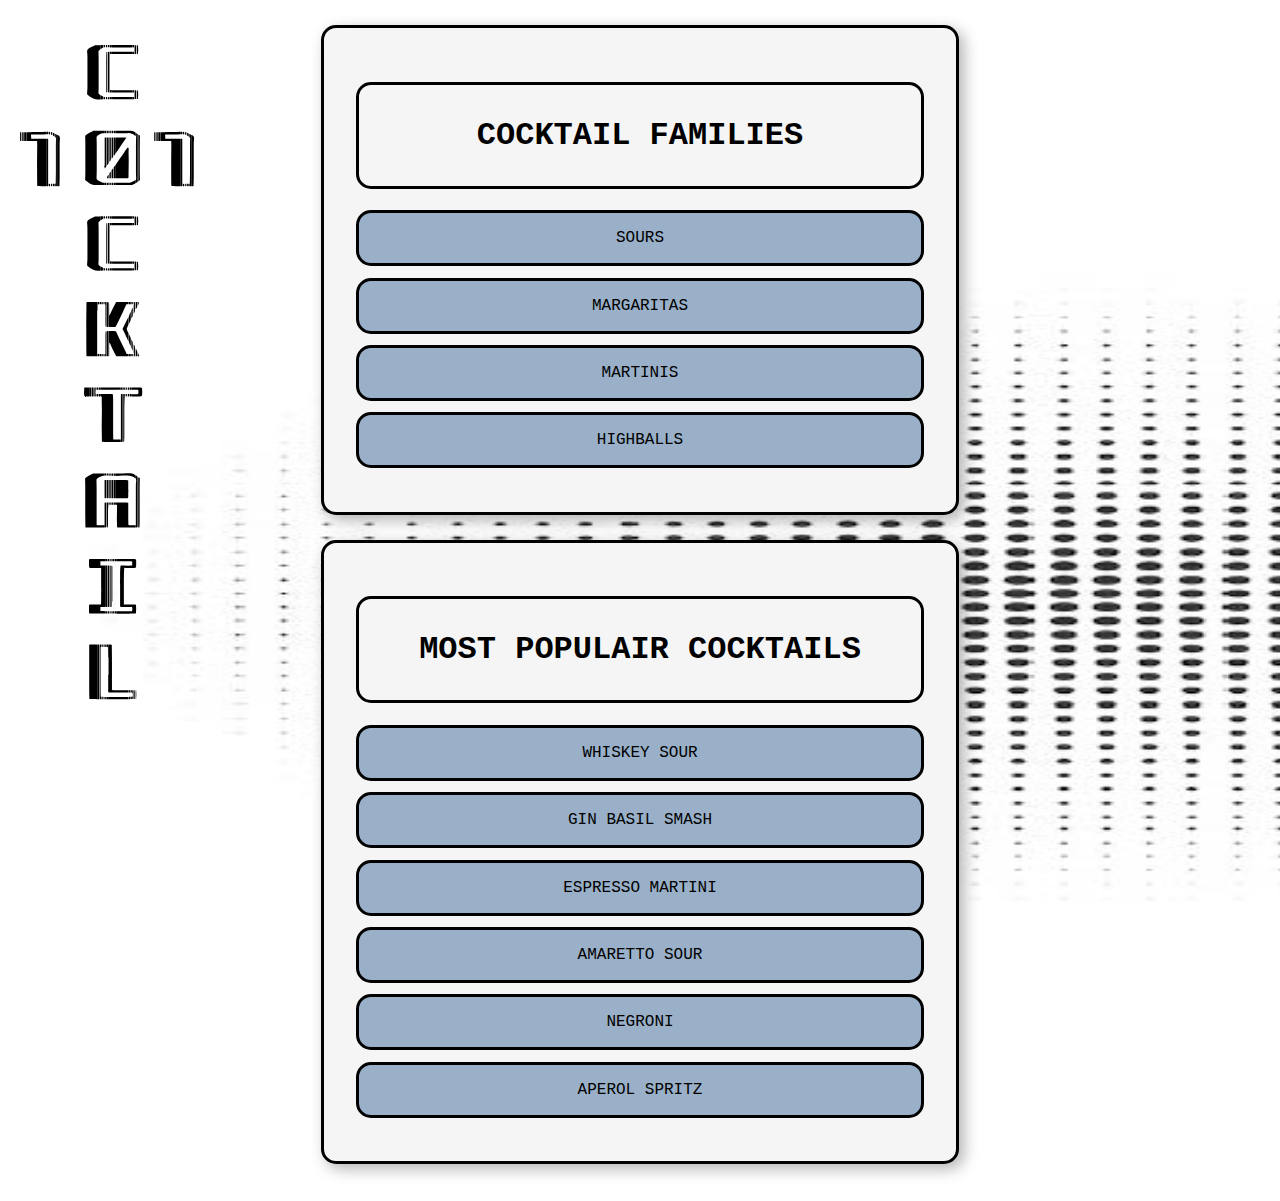
<file: cocktail101.html/index.html>
<!DOCTYPE html>
<html> 
<Head>

    <meta charset="UTF-8"/>
    <title> cockctail101 </title>
    <link rel="stylesheet" href="css/style.css">

</Head>
<Body>
    <img src="Pics/Cocktail logo.svg" alt="logo cockctail101">

   
        <div class="cocktail-families">
            <h1>COCKTAIL FAMILIES</h1>
            <div class="button-container">
                <a href="page-two.html" class="cocktail-button">SOURS</a>
                <a href="#" class="cocktail-button">MARGARITAS</a>
                <a href="#" class="cocktail-button">MARTINIS</a>
                <a href="#" class="cocktail-button">HIGHBALLS</a>
            </div>
        </div>
    


  <div class="populair-cocktails">
    <h1>MOST POPULAIR COCKTAILS</h1>
    <a class="cocktail-button" href="page-three.html">WHISKEY SOUR</a>
    <a class="cocktail-button" href="#">GIN BASIL SMASH</a>
    <a class="cocktail-button" href="#">ESPRESSO MARTINI</a>
    <a class="cocktail-button" href="#">AMARETTO SOUR</a>
    <a class="cocktail-button" href="#">NEGRONI</a>
    <a class="cocktail-button" href="#">APEROL SPRITZ</a>
</div>


     </Body>
</html>
</file>
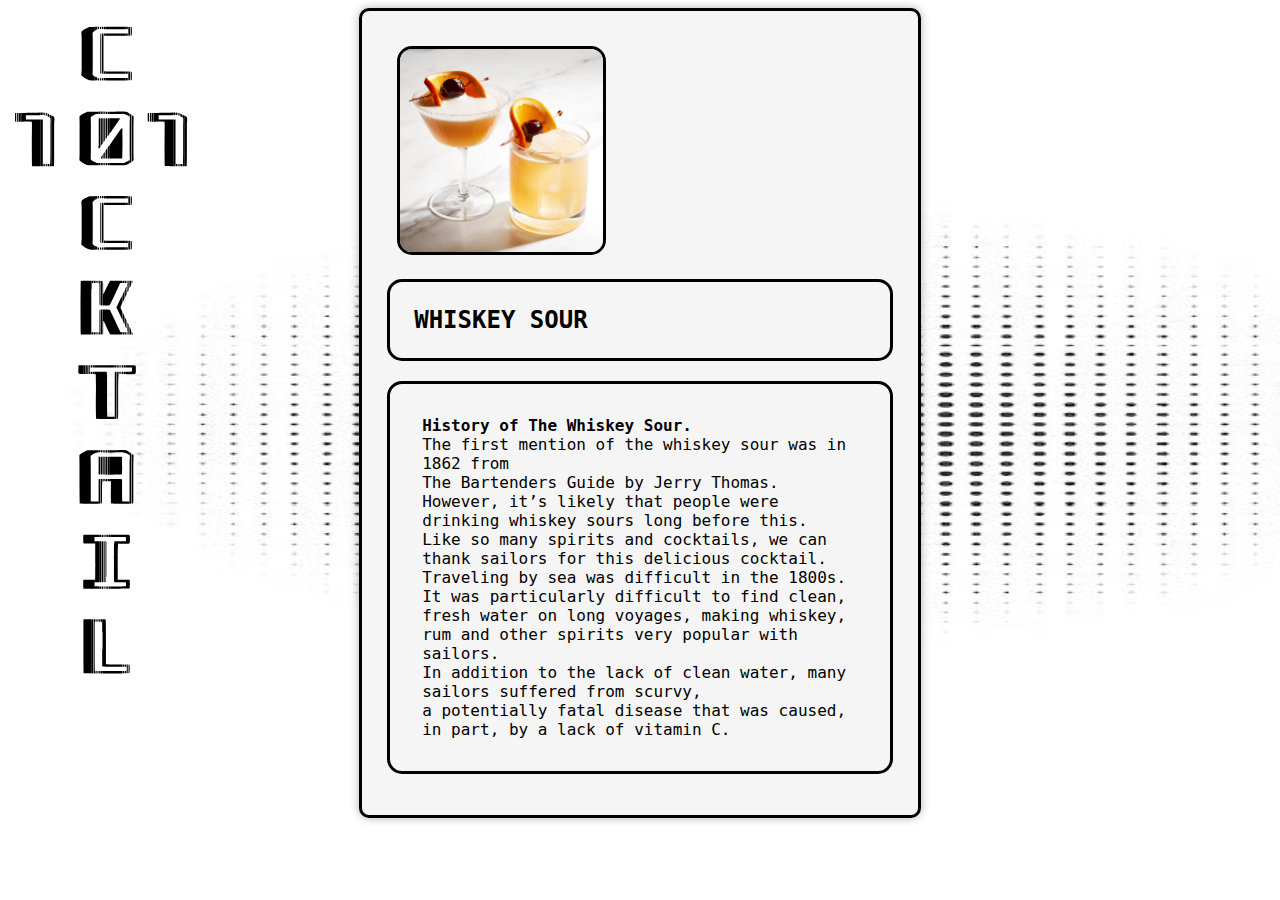
<file: cocktail101.html/page-four.html>
<!DOCTYPE html>
<html> 
<Head>

    <meta charset="UTF-8"/>
    <title> cockctail101 </title>
    <link rel="stylesheet" href="css/style2.css">

</Head>


<Body>

    <img class="img1" src="Pics/Cocktail logo.svg"> 
     
    <div class="container">
        <img class="img2" src="Pics/Scherm­afbeelding 2023-10-09 om 03.42.03.png" alt="Ingredients Image" />
        <h2>WHISKEY SOUR</h2>
        
    <p>
        <strong>History of The Whiskey Sour.</strong>
        <br> The first mention of the whiskey sour was in 1862 from 
        <br> The Bartenders Guide by Jerry Thomas. However, it’s likely that people were drinking whiskey sours long before this. <br> Like so many spirits and cocktails, we can thank sailors for this delicious cocktail. 
        <br>  Traveling by sea was difficult in the 1800s. 
        <br>  It was particularly difficult to find clean, fresh water on long voyages, making whiskey, rum and other spirits very popular with sailors.
        <br> In addition to the lack of clean water, many sailors suffered from scurvy,
        <br> a potentially fatal disease that was caused, in part, by a lack of vitamin C.
     </p>
    </div>
    
</Body>

</html>
</file>
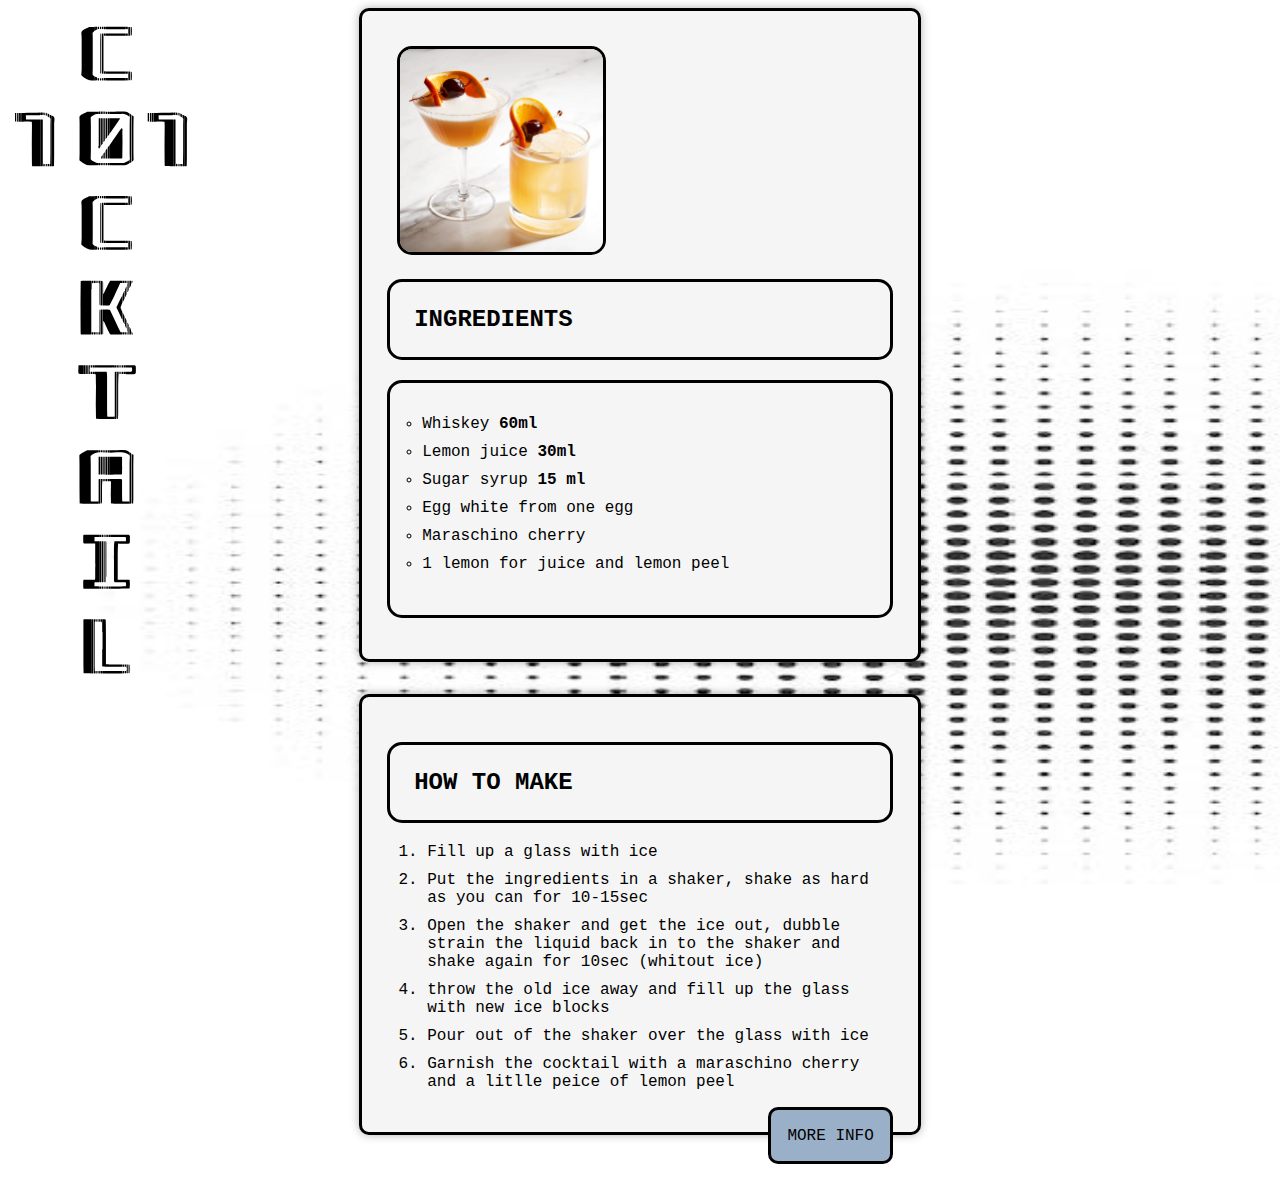
<file: cocktail101.html/page-three.html>
<!DOCTYPE html>
<html> 
<Head>

    <meta charset="UTF-8"/>
    <title> cockctail101 </title>
    <link rel="stylesheet" href="css/style2.css">

</Head>


<Body>

    <img class="img1" src="Pics/Cocktail logo.svg"/> 
     
    <div class="container">
        <img class="img2" src="Pics/Scherm­afbeelding 2023-10-09 om 03.42.03.png" alt="Ingredients Image" />
        <h2>INGREDIENTS</h2>
        <ul>
            <li>Whiskey <strong>60ml</strong></li>
            <li>Lemon juice <strong>30ml</strong></li>
            <li>Sugar syrup <strong>15 ml</strong></li>
            <li> Egg white from one egg</li>
            <li> Maraschino cherry </li>
            <li> 1 lemon for juice and lemon peel</li>
        </ul>
    </div>

    <div class="container2">
      <h2> HOW TO MAKE </h2>
      <ol>
        <li>Fill up a glass with ice</li>
        <li>Put the ingredients in a shaker, shake as hard as you can for 10-15sec </li>
        <li>Open the shaker and get the ice out, dubble strain the liquid back in to the shaker and shake again for 10sec (whitout ice)</li>
        <li>throw the old ice away and fill up the glass with new ice blocks  </li>
        <li>Pour out of the shaker over the glass with ice </li>
        <li>Garnish the cocktail with a maraschino cherry and a litlle peice of lemon peel </li>

      </ol>

      <div class="container3">
       <a class="info-button" href="page-four.html"> MORE INFO</a>
      </div>

    </div>
    
</Body>

</html>
</file>
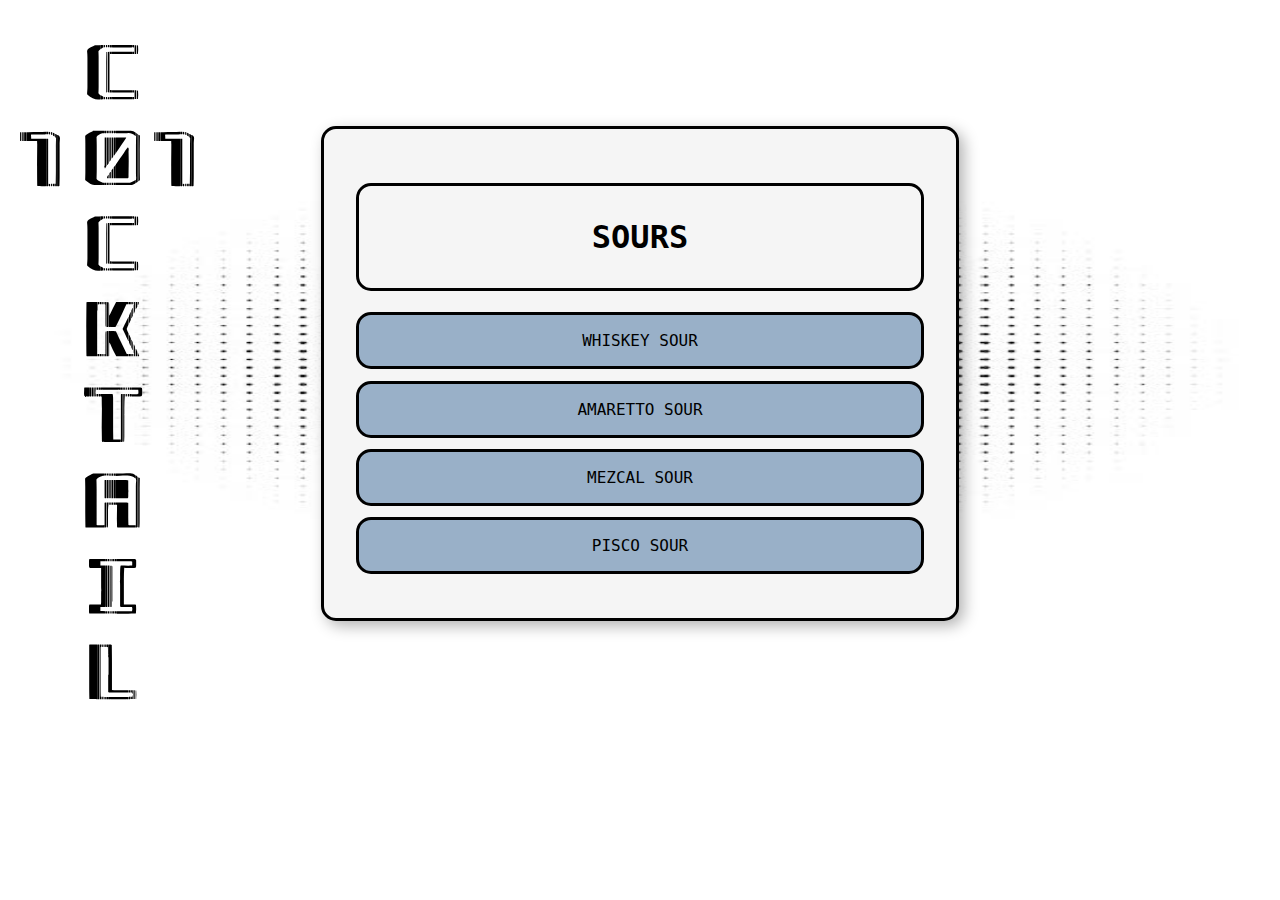
<file: cocktail101.html/page-two.html>
<!DOCTYPE html>
<html> 
 
<Head>

    <meta charset="UTF-8"/>
    <title> cockctail101 </title>
    <link rel="stylesheet" href="css/style.css">

</Head>


<Body>
    <img src="Pics/Cocktail logo.svg" alt="logo cockctail101">


    <div class="cocktail-families-sours">
        <h1>SOURS</h1>
        <div class="button-container">
            <a href="page-three.html" class="cocktail-button">WHISKEY SOUR</a>
            <a href="#" class="cocktail-button">AMARETTO SOUR</a>
            <a href="#" class="cocktail-button">MEZCAL SOUR</a>
            <a href="#" class="cocktail-button">PISCO SOUR</a>
        </div>
    </div>

</Body>

</html>
</file>
<file: cocktail101.html/css/style.css>
body {
    background-image: url(../Pics/abstract-circle-dotted-background-vector-illustration_716564-84.svg);
    background-size: cover;
    background-repeat: no-repeat;
}

img {
    width: 15%;
    height: auto;
    margin-top: 2%;
    margin-left: 1%;
    position: absolute;
    left: 0;
    top: 0;
}

h1 {
    border: 3px solid #000;
    border-radius: 15px;
    padding: 1em;
}

.cocktail-families,
.populair-cocktails,
.cocktail-families-sours {
    font-family: monospace, sans-serif;
    flex: 1;
    background-color: #f5f5f5;
    text-align: center;
    border: 3px solid #000;
    max-width: 45%;
    margin: 2% auto;
    position: relative;
    z-index: 1;
    border-radius: 15px;
    padding: 2em;
    box-shadow: 5px 5px 15px rgba(0, 0, 0, 0.3);
}

.cocktail-families-sours {
    font-size: 100%;
    margin-top: 10%;
}

.cocktail-button,
.populair-cocktails .cocktail-button {
    display: block;
    width: auto;
    margin: 2% auto;
    padding: 1em 2em;
    text-align: center;
    background-color: #99b0c8;
    color: #000;
    border: 3px solid #000;
    border-radius: 15px;
    cursor: pointer;
    text-decoration: none;
    box-sizing: border-box;
    transition: transform 0.2s ease-in-out;
}

.cocktail-button:hover,
.populair-cocktails .cocktail-button:hover {
    background-color: #0056b3;
    transform: scale(1.05);
}

.container3 {
    flex: 0 0 30%;
    background-color: #f5f5f5;
    padding: 20px;
    border: 2px solid #000;
    border-radius: 10px;
    margin-left: 2%;
}
</file>
<file: cocktail101.html/css/style2.css>
body{
    background-image: url(../Pics/abstract-circle-dotted-background-vector-illustration_716564-84.svg);
    background-size: cover;
    background-repeat: no-repeat;
    background-position: left;
}    

.img1 {
    width: 15%; 
    height: auto;
    float: left;
}


.img2 {
    width: 40%; 
    height: auto;
    margin-top: 2%; 
    margin-left: 2%;
}


.container, .container2 {
    background-color: #f5f5f5;
    padding: 2%; 
    border: 3px solid #000;
    border-radius: 10px;
    margin: 0 auto; 
    margin-bottom: 2em;
    width: 40%; 
    box-shadow: 0 0 10px rgba(0, 0, 0, 0.3);
}

.container3 {
    background-color: #99b0c8;
    border: 3px solid #000;
    border-radius: 10px;
    padding: 1em;
    float: right;
    clear: right;
}

.info-button {
    font-family: monospace, sans-serif;
    text-decoration: none;
    color: #000;
}

.info-button:hover, .container3:hover
{
    background-color: #0056b3;
}

.container img {
    max-width: 80%;
    height: auto;
    border: 3px solid #000;
    border-radius: 15px;
}

h2 {
    font-family: monospace, sans-serif;
    border: 3px solid #000;
    border-radius: 15px;
    padding: 1em;
}

ul {
    font-family: monospace, sans-serif;
    list-style-type: circle;
    padding: 2em; 
    border: 3px solid #000;
    border-radius: 15px;
}

li {
    font-family: monospace, sans-serif;
    margin-bottom: 10px;
}
 
p {
    font-family: monospace, sans-serif;
    padding: 2em;
    border: 3px solid #000; 
    border-radius: 15px; 
}
</file>
